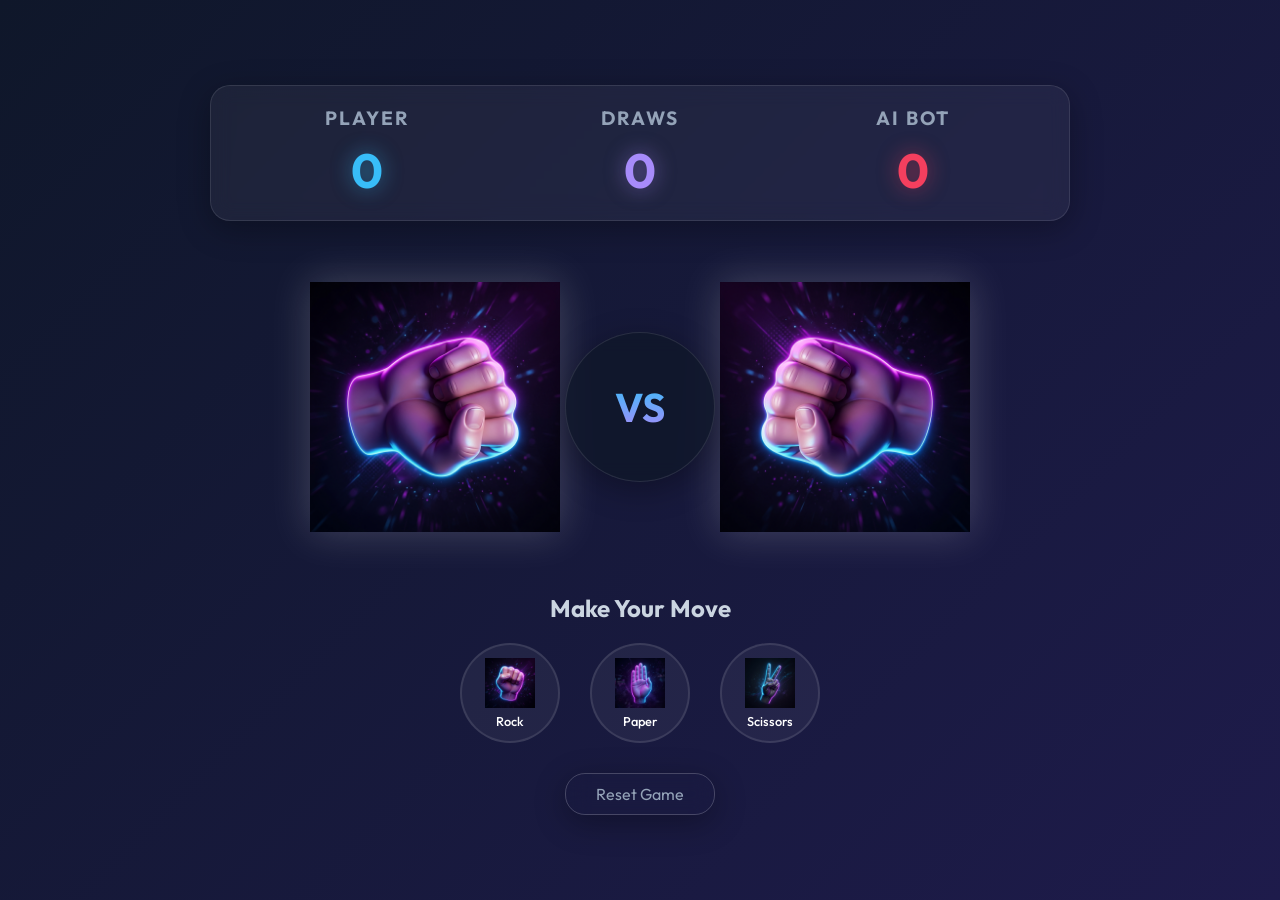
<file: ApexcifyTechnologys_AI_Projects/Task1_RockPaperScissors_AI/static/index.html>
<!DOCTYPE html>
<html lang="en">
<head>
    <meta charset="UTF-8">
    <meta name="viewport" content="width=device-width, initial-scale=1.0">
    <title>AI Rock Paper Scissors</title>
    <link rel="stylesheet" href="style.css">
    <link href="https://fonts.googleapis.com/css2?family=Outfit:wght@300;500;700&display=swap" rel="stylesheet">
</head>
<body>
    <div class="app-container">
        <!-- Header / Scoreboard -->
        <header class="scoreboard glass-panel">
            <div class="score-card">
                <h3>Player</h3>
                <p id="user-score" class="score-number">0</p>
            </div>
            <div class="score-card center-card">
                <h3>Draws</h3>
                <p id="draw-score" class="score-number draws">0</p>
            </div>
            <div class="score-card">
                <h3>AI Bot</h3>
                <p id="comp-score" class="score-number ai">0</p>
            </div>
        </header>

        <!-- Main Battle Arena -->
        <main class="battle-arena">
            <div class="hand-container player-hand-container">
                <img src="images/rock.png" alt="Player Hand" id="player-hand" class="hand player-hand">
            </div>
            
            <div class="vs-badge glass-panel">
                <h1 id="result-text">VS</h1>
            </div>

            <div class="hand-container comp-hand-container">
                <img src="images/rock.png" alt="Computer Hand" id="comp-hand" class="hand comp-hand">
            </div>
        </main>

        <!-- Controls -->
        <footer class="controls">
            <h2 class="control-title">Make Your Move</h2>
            <div class="buttons">
                <button class="choice-btn" data-choice="rock">
                    <img src="images/rock.png" alt="Rock">
                    <span>Rock</span>
                </button>
                <button class="choice-btn" data-choice="paper">
                    <img src="images/paper.png" alt="Paper">
                    <span>Paper</span>
                </button>
                <button class="choice-btn" data-choice="scissors">
                    <img src="images/scissors.png" alt="Scissors">
                    <span>Scissors</span>
                </button>
            </div>
            <button id="reset-btn" class="reset-btn glass-panel">Reset Game</button>
        </footer>
    </div>

    <script src="script.js"></script>
</body>
</html>
</file>
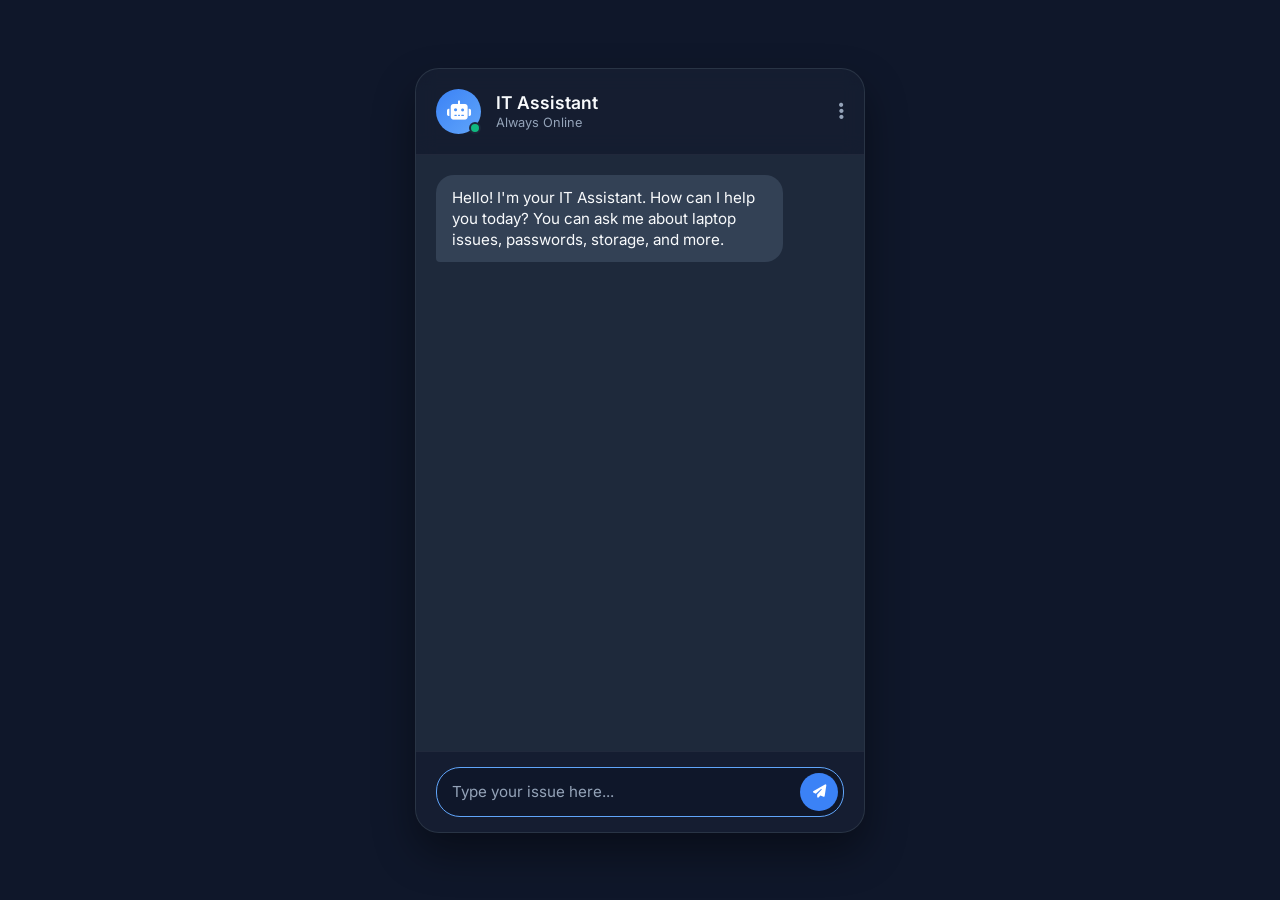
<file: ApexcifyTechnologys_AI_Projects/Task2_FAQ_Chatbot/static/index.html>
<!DOCTYPE html>
<html lang="en">
<head>
    <meta charset="UTF-8">
    <meta name="viewport" content="width=device-width, initial-scale=1.0">
    <title>IT Assistant Chatbot</title>
    <link rel="stylesheet" href="style.css">
    <link href="https://fonts.googleapis.com/css2?family=Inter:wght@300;400;500;600&display=swap" rel="stylesheet">
    <!-- Font Awesome for Icons -->
    <link rel="stylesheet" href="https://cdnjs.cloudflare.com/ajax/libs/font-awesome/6.4.0/css/all.min.css">
</head>
<body>
    <div class="chat-container">
        <!-- Header -->
        <header class="chat-header">
            <div class="header-info">
                <div class="avatar">
                    <i class="fa-solid fa-robot"></i>
                    <span class="status-dot"></span>
                </div>
                <div class="agent-details">
                    <h2>IT Assistant</h2>
                    <p>Always Online</p>
                </div>
            </div>
            <div class="header-actions">
                <button class="icon-btn" title="Options"><i class="fa-solid fa-ellipsis-vertical"></i></button>
            </div>
        </header>

        <!-- Chat History -->
        <main class="chat-box" id="chat-box">
            <!-- Initial Greeting -->
            <div class="message bot-message">
                <div class="message-content">
                    <p>Hello! I'm your IT Assistant. How can I help you today? You can ask me about laptop issues, passwords, storage, and more.</p>
                </div>
            </div>
        </main>

        <!-- Input Area -->
        <footer class="chat-input-area">
            <div class="input-wrapper">
                <input type="text" id="user-input" placeholder="Type your issue here..." autocomplete="off">
                <button id="send-btn" class="send-btn"><i class="fa-solid fa-paper-plane"></i></button>
            </div>
        </footer>
    </div>

    <!-- Template for typing indicator -->
    <template id="typing-template">
        <div class="message bot-message typing-indicator" id="typing-indicator">
            <div class="message-content">
                <div class="dots">
                    <span></span><span></span><span></span>
                </div>
            </div>
        </div>
    </template>

    <script src="script.js"></script>
</body>
</html>
</file>
<file: ApexcifyTechnologys_AI_Projects/Task1_RockPaperScissors_AI/static/style.css>
* {
    margin: 0;
    padding: 0;
    box-sizing: border-box;
    font-family: 'Outfit', sans-serif;
}

body {
    background: linear-gradient(135deg, #0f172a 0%, #1e1b4b 100%);
    color: #ffffff;
    min-height: 100vh;
    display: flex;
    justify-content: center;
    align-items: center;
    overflow: hidden;
}

.app-container {
    width: 100%;
    max-width: 900px;
    height: 90vh;
    display: flex;
    flex-direction: column;
    justify-content: space-between;
    padding: 20px;
}

/* Glassmorphism Utilities */
.glass-panel {
    background: rgba(255, 255, 255, 0.05);
    backdrop-filter: blur(10px);
    -webkit-backdrop-filter: blur(10px);
    border: 1px solid rgba(255, 255, 255, 0.1);
    border-radius: 20px;
    box-shadow: 0 8px 32px 0 rgba(0, 0, 0, 0.3);
}

/* Scoreboard */
.scoreboard {
    display: flex;
    justify-content: space-around;
    align-items: center;
    padding: 20px;
    margin-top: 20px;
}

.score-card {
    text-align: center;
    flex: 1;
}

.score-card h3 {
    font-size: 1.2rem;
    color: #94a3b8;
    text-transform: uppercase;
    letter-spacing: 2px;
    margin-bottom: 10px;
}

.score-number {
    font-size: 3rem;
    font-weight: 700;
    color: #38bdf8;
    text-shadow: 0 0 20px rgba(56, 189, 248, 0.5);
    transition: transform 0.3s ease;
}

.score-number.ai {
    color: #f43f5e;
    text-shadow: 0 0 20px rgba(244, 63, 94, 0.5);
}

.score-number.draws {
    color: #a78bfa;
    text-shadow: 0 0 20px rgba(167, 139, 250, 0.5);
}

/* Battle Arena */
.battle-arena {
    display: flex;
    justify-content: space-between;
    align-items: center;
    flex: 1;
    position: relative;
    padding: 0 20px;
}

.hand-container {
    flex: 1;
    display: flex;
    justify-content: center;
    align-items: center;
    height: 300px;
}

.hand {
    width: 250px;
    height: auto;
    filter: drop-shadow(0 0 20px rgba(255, 255, 255, 0.2));
    transition: all 0.3s ease;
}

.player-hand {
    transform: rotate(90deg) scaleX(-1); /* Point right */
}

.comp-hand {
    transform: rotate(-90deg); /* Point left */
}

.vs-badge {
    position: absolute;
    left: 50%;
    top: 50%;
    transform: translate(-50%, -50%);
    width: 150px;
    height: 150px;
    display: flex;
    justify-content: center;
    align-items: center;
    border-radius: 50%;
    z-index: 10;
    background: rgba(15, 23, 42, 0.8);
}

#result-text {
    font-size: 2.5rem;
    font-weight: 700;
    text-align: center;
    background: -webkit-linear-gradient(#38bdf8, #a78bfa);
    -webkit-background-clip: text;
    -webkit-text-fill-color: transparent;
    animation: pulse 2s infinite alternate;
}

/* Controls */
.controls {
    text-align: center;
    margin-bottom: 20px;
}

.control-title {
    font-size: 1.5rem;
    color: #cbd5e1;
    margin-bottom: 20px;
}

.buttons {
    display: flex;
    justify-content: center;
    gap: 30px;
    margin-bottom: 30px;
}

.choice-btn {
    background: rgba(255, 255, 255, 0.05);
    border: 2px solid rgba(255, 255, 255, 0.1);
    border-radius: 50%;
    width: 100px;
    height: 100px;
    cursor: pointer;
    display: flex;
    flex-direction: column;
    justify-content: center;
    align-items: center;
    transition: all 0.3s cubic-bezier(0.175, 0.885, 0.32, 1.275);
    color: white;
    position: relative;
    overflow: hidden;
}

.choice-btn img {
    width: 50px;
    height: 50px;
    object-fit: contain;
    margin-bottom: 5px;
    z-index: 2;
}

.choice-btn span {
    font-size: 0.8rem;
    font-weight: 500;
    z-index: 2;
}

.choice-btn::before {
    content: '';
    position: absolute;
    top: 0; left: 0; right: 0; bottom: 0;
    background: linear-gradient(135deg, rgba(56,189,248,0.4), rgba(167,139,250,0.4));
    opacity: 0;
    transition: opacity 0.3s ease;
    z-index: 1;
}

.choice-btn:hover {
    transform: translateY(-10px) scale(1.1);
    border-color: #38bdf8;
    box-shadow: 0 10px 25px rgba(56, 189, 248, 0.4);
}

.choice-btn:hover::before {
    opacity: 1;
}

.choice-btn:active {
    transform: translateY(0) scale(0.95);
}

.reset-btn {
    padding: 10px 30px;
    background: transparent;
    color: #94a3b8;
    border: 1px solid rgba(255,255,255,0.2);
    border-radius: 20px;
    cursor: pointer;
    font-size: 1rem;
    transition: all 0.2s ease;
}

.reset-btn:hover {
    color: #fff;
    background: rgba(255,255,255,0.1);
}

/* Animations */
@keyframes pulse {
    0% { transform: scale(0.95); opacity: 0.8; }
    100% { transform: scale(1.05); opacity: 1; }
}

@keyframes shakePlayer {
    0%, 100% { transform: rotate(90deg) scaleX(-1) translateY(0); }
    25% { transform: rotate(90deg) scaleX(-1) translateY(-30px); }
    50% { transform: rotate(90deg) scaleX(-1) translateY(0); }
    75% { transform: rotate(90deg) scaleX(-1) translateY(-30px); }
}

@keyframes shakeComp {
    0%, 100% { transform: rotate(-90deg) translateY(0); }
    25% { transform: rotate(-90deg) translateY(-30px); }
    50% { transform: rotate(-90deg) translateY(0); }
    75% { transform: rotate(-90deg) translateY(-30px); }
}

.shake-player {
    animation: shakePlayer 1.5s ease-in-out;
}

.shake-comp {
    animation: shakeComp 1.5s ease-in-out;
}

.pop-score {
    transform: scale(1.5);
}
</file>
<file: ApexcifyTechnologys_AI_Projects/Task2_FAQ_Chatbot/static/style.css>
:root {
    --primary-bg: #0f172a;
    --chat-bg: #1e293b;
    --user-msg: #3b82f6;
    --bot-msg: #334155;
    --text-primary: #f8fafc;
    --text-secondary: #94a3b8;
    --accent: #60a5fa;
    --intent-badge: #10b981;
}

* {
    margin: 0;
    padding: 0;
    box-sizing: border-box;
    font-family: 'Inter', sans-serif;
}

body {
    background-color: var(--primary-bg);
    display: flex;
    justify-content: center;
    align-items: center;
    min-height: 100vh;
    padding: 20px;
}

.chat-container {
    width: 100%;
    max-width: 450px;
    height: 85vh;
    background: var(--chat-bg);
    border-radius: 24px;
    box-shadow: 0 20px 40px rgba(0, 0, 0, 0.4);
    display: flex;
    flex-direction: column;
    overflow: hidden;
    border: 1px solid rgba(255, 255, 255, 0.05);
}

/* Header */
.chat-header {
    padding: 20px;
    background: rgba(15, 23, 42, 0.6);
    backdrop-filter: blur(10px);
    display: flex;
    justify-content: space-between;
    align-items: center;
    border-bottom: 1px solid rgba(255, 255, 255, 0.05);
}

.header-info {
    display: flex;
    align-items: center;
    gap: 15px;
}

.avatar {
    width: 45px;
    height: 45px;
    background: linear-gradient(135deg, var(--user-msg), var(--accent));
    border-radius: 50%;
    display: flex;
    justify-content: center;
    align-items: center;
    font-size: 1.2rem;
    color: white;
    position: relative;
}

.status-dot {
    position: absolute;
    bottom: 0;
    right: 0;
    width: 12px;
    height: 12px;
    background-color: #10b981;
    border: 2px solid var(--chat-bg);
    border-radius: 50%;
}

.agent-details h2 {
    color: var(--text-primary);
    font-size: 1.1rem;
    font-weight: 600;
}

.agent-details p {
    color: var(--text-secondary);
    font-size: 0.8rem;
    margin-top: 2px;
}

.icon-btn {
    background: transparent;
    border: none;
    color: var(--text-secondary);
    font-size: 1.2rem;
    cursor: pointer;
    transition: color 0.2s;
}

.icon-btn:hover {
    color: var(--text-primary);
}

/* Chat Box */
.chat-box {
    flex: 1;
    padding: 20px;
    overflow-y: auto;
    display: flex;
    flex-direction: column;
    gap: 15px;
}

/* Custom Scrollbar */
.chat-box::-webkit-scrollbar {
    width: 6px;
}
.chat-box::-webkit-scrollbar-thumb {
    background: rgba(255, 255, 255, 0.1);
    border-radius: 3px;
}

.message {
    display: flex;
    flex-direction: column;
    max-width: 85%;
    animation: fadeIn 0.3s ease forwards;
}

.user-message {
    align-self: flex-end;
}

.bot-message {
    align-self: flex-start;
}

.message-content {
    padding: 12px 16px;
    border-radius: 18px;
    font-size: 0.95rem;
    line-height: 1.4;
    position: relative;
}

.user-message .message-content {
    background: var(--user-msg);
    color: white;
    border-bottom-right-radius: 4px;
}

.bot-message .message-content {
    background: var(--bot-msg);
    color: var(--text-primary);
    border-bottom-left-radius: 4px;
}

.intent-badge {
    align-self: flex-start;
    background: rgba(16, 185, 129, 0.15);
    color: var(--intent-badge);
    font-size: 0.65rem;
    font-weight: 600;
    padding: 3px 8px;
    border-radius: 10px;
    margin-bottom: 4px;
    letter-spacing: 0.5px;
}

/* Input Area */
.chat-input-area {
    padding: 15px 20px;
    background: rgba(15, 23, 42, 0.6);
    border-top: 1px solid rgba(255, 255, 255, 0.05);
}

.input-wrapper {
    display: flex;
    background: var(--primary-bg);
    border-radius: 24px;
    padding: 5px 5px 5px 15px;
    border: 1px solid rgba(255, 255, 255, 0.1);
    transition: border-color 0.3s;
}

.input-wrapper:focus-within {
    border-color: var(--accent);
}

#user-input {
    flex: 1;
    background: transparent;
    border: none;
    color: var(--text-primary);
    font-size: 0.95rem;
    outline: none;
}

#user-input::placeholder {
    color: var(--text-secondary);
}

.send-btn {
    background: var(--user-msg);
    color: white;
    border: none;
    width: 38px;
    height: 38px;
    border-radius: 50%;
    cursor: pointer;
    display: flex;
    justify-content: center;
    align-items: center;
    transition: transform 0.2s, background 0.2s;
}

.send-btn:hover {
    background: var(--accent);
    transform: scale(1.05);
}

.send-btn:active {
    transform: scale(0.95);
}

/* Animations */
@keyframes fadeIn {
    from { opacity: 0; transform: translateY(10px); }
    to { opacity: 1; transform: translateY(0); }
}

/* Typing Indicator */
.dots {
    display: flex;
    gap: 4px;
    padding: 4px 2px;
}

.dots span {
    width: 6px;
    height: 6px;
    background: var(--text-secondary);
    border-radius: 50%;
    animation: bounce 1.4s infinite ease-in-out both;
}

.dots span:nth-child(1) { animation-delay: -0.32s; }
.dots span:nth-child(2) { animation-delay: -0.16s; }

@keyframes bounce {
    0%, 80%, 100% { transform: scale(0); }
    40% { transform: scale(1); }
}
</file>
